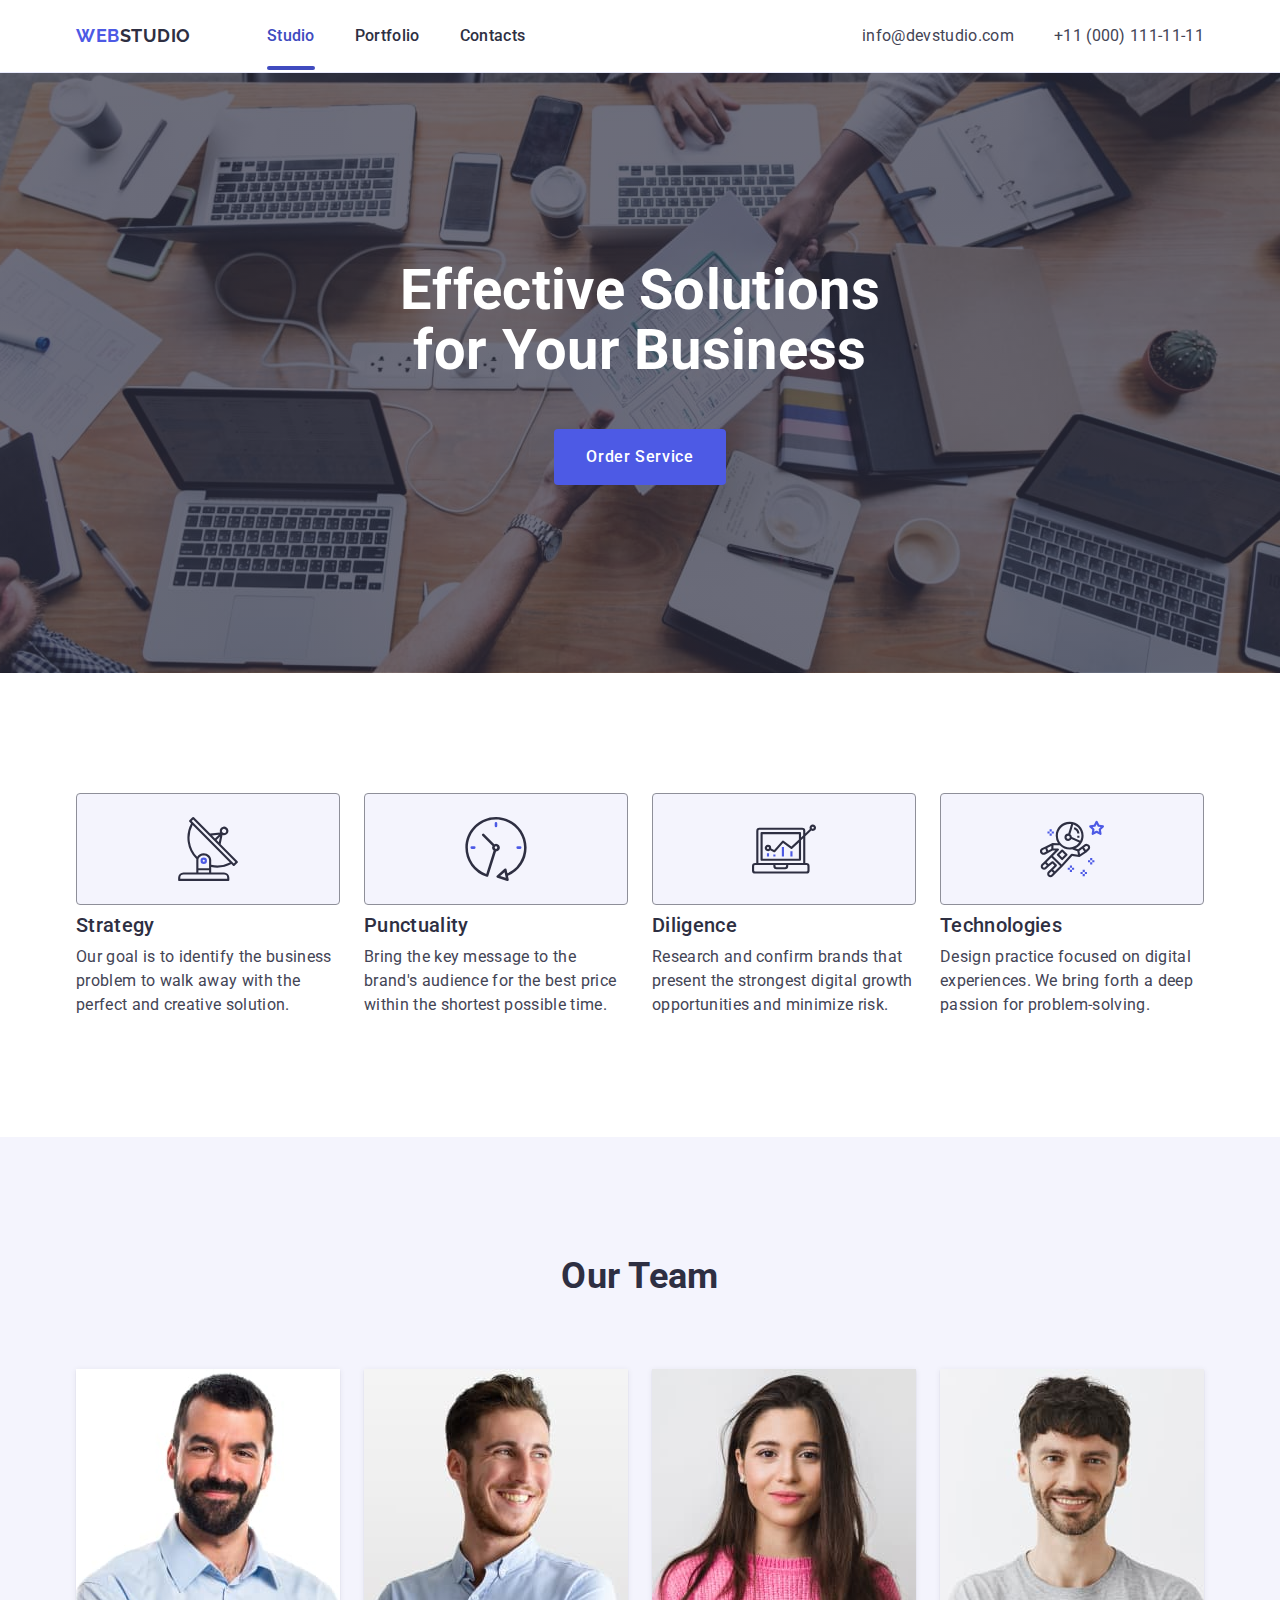
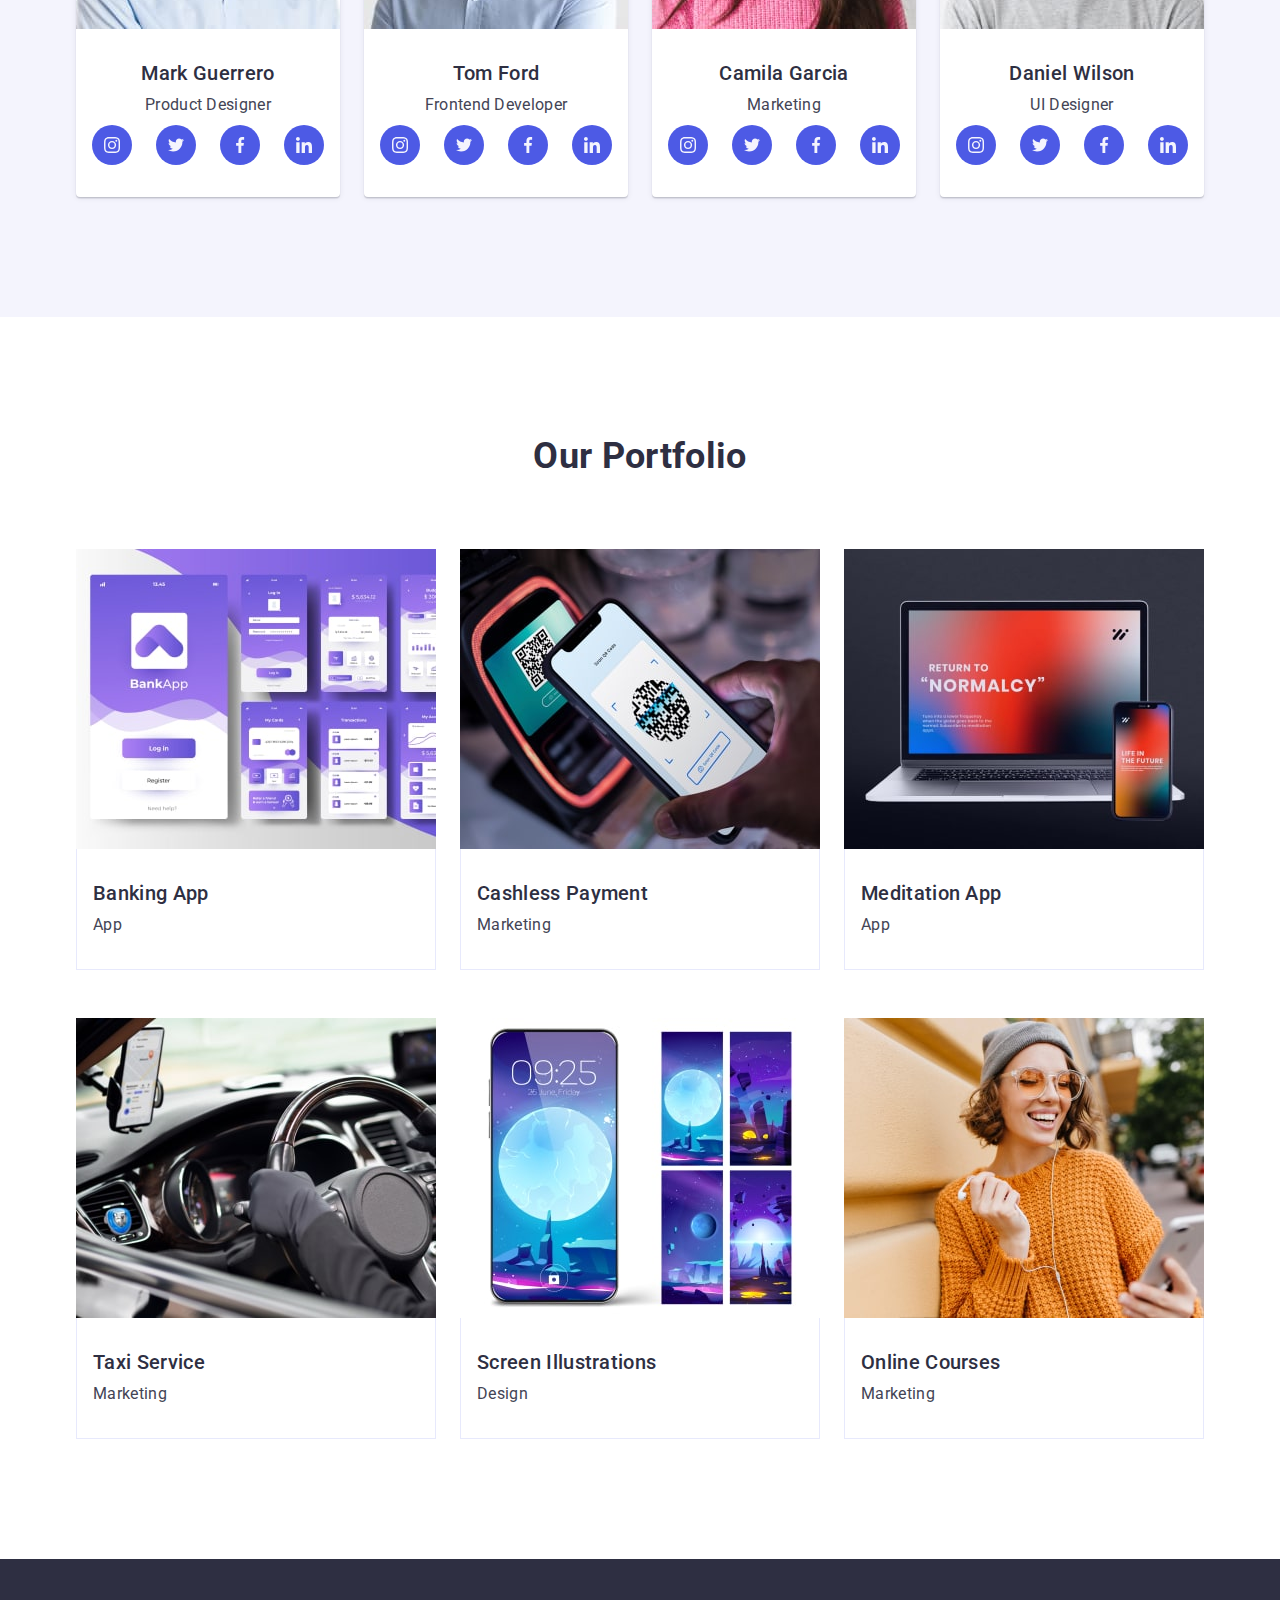
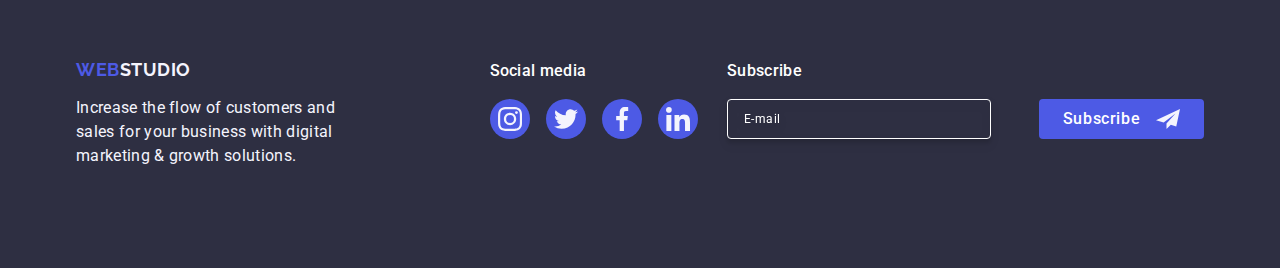
<file: index.html>
<!DOCTYPE html>
<html lang="en">
  <head>
    <meta charset="UTF-8" />
    <meta name="viewport" content="width=device-width, initial-scale=1.0" />

    <link
      rel="stylesheet"
      href="https://cdnjs.cloudflare.com/ajax/libs/modern-normalize/2.0.0/modern-normalize.min.css"
    />
    <link rel="preconnect" href="https://fonts.googleapis.com" />
    <link rel="preconnect" href="https://fonts.gstatic.com" crossorigin />
    <link
      href="https://fonts.googleapis.com/css2?family=Raleway:wght@700&family=Roboto:wght@400;500;700&display=swap"
      rel="stylesheet"
    />
    <link rel="stylesheet" href="./css/styles.css" />
    <title>Web Studio</title>
  </head>
  <body>
    <header class="header">
      <div class="header-inner container">
        <nav class="navigation">
          <a class="header-logo" href="./index.html"
            >Web<span class="accent">Studio</span></a
          >
          <ul class="menu-nav">
            <li>
              <a class="header-link home-link" href="./index.html">Studio</a>
            </li>
            <li><a class="header-link" href="">Portfolio</a></li>
            <li><a class="header-link" href="">Contacts</a></li>
          </ul>
        </nav>

        <address class="contacts">
          <ul class="contact-list">
            <li>
              <a class="contacts-link" href="mailto:info@devstudio.com"
                >info@devstudio.com</a
              >
            </li>
            <li>
              <a class="contacts-link" href="tel:+110001111111"
                >+11 (000) 111-11-11</a
              >
            </li>
          </ul>
        </address>
      </div>
    </header>

    <main>
      <!-- Hero section -->
      <section class="hero-section">
        <div class="container">
          <h1 class="hero-title">Effective Solutions for Your Business</h1>
          <button class="hero-button" type="button">Order Service</button>
        </div>
      </section>

      <!-- Our features -->
      <section class="section">
        <div class="container">
          <h2 class="visually-hidden">Our features</h2>
          <ul class="features-list">
            <li class="features-card">
              <div class="features-icon-container">
                <svg class="features-icon" width="64" height="64">
                  <use href="./images/icons.svg#icon-antenna"></use>
                </svg>
              </div>
              <h3 class="features-title">Strategy</h3>
              <p class="features-text">
                Our goal is to identify the business problem to walk away with
                the perfect and creative solution.
              </p>
            </li>
            <li class="features-card">
              <div class="features-icon-container">
                <svg class="features-icon" width="64" height="64">
                  <use href="./images/icons.svg#icon-clock"></use>
                </svg>
              </div>
              <h3 class="features-title">Punctuality</h3>
              <p class="features-text">
                Bring the key message to the brand's audience for the best price
                within the shortest possible time.
              </p>
            </li>
            <li class="features-card">
              <div class="features-icon-container">
                <svg class="features-icon" width="64" height="64">
                  <use href="./images/icons.svg#icon-diagram"></use>
                </svg>
              </div>
              <h3 class="features-title">Diligence</h3>
              <p class="features-text">
                Research and confirm brands that present the strongest digital
                growth opportunities and minimize risk.
              </p>
            </li>
            <li class="features-card">
              <div class="features-icon-container">
                <svg class="features-icon" width="64" height="64">
                  <use href="./images/icons.svg#icon-astronaut"></use>
                </svg>
              </div>
              <h3 class="features-title">Technologies</h3>
              <p class="features-text">
                Design practice focused on digital experiences. We bring forth a
                deep passion for problem-solving.
              </p>
            </li>
          </ul>
        </div>
      </section>

      <!-- Our Team -->
      <section class="team-section section">
        <div class="container">
          <h2 class="section-title">Our Team</h2>
          <ul class="team-list">
            <li class="team-card">
              <img
                src="./images/mark.jpg"
                alt="Mark Guerrero"
                width="264"
                height="260"
              />
              <div class="team-card-content">
                <h3 class="person-name">Mark Guerrero</h3>
                <p class="person-job">Product Designer</p>

                <ul class="social-list">
                  <li class="social-item">
                    <a href="#" target="_blank" class="social-link">
                      <svg class="social-link-icon" width="16" height="16">
                        <use href="./images/icons.svg#icon-instagram"></use>
                      </svg>
                    </a>
                  </li>
                  <li class="social-item">
                    <a href="#" target="_blank" class="social-link">
                      <svg class="social-link-icon" width="16" height="16">
                        <use href="./images/icons.svg#icon-twitter"></use>
                      </svg>
                    </a>
                  </li>
                  <li class="social-item">
                    <a href="#" target="_blank" class="social-link">
                      <svg class="social-link-icon" width="16" height="16">
                        <use href="./images/icons.svg#icon-facebook"></use>
                      </svg>
                    </a>
                  </li>
                  <li class="social-item">
                    <a href="#" target="_blank" class="social-link">
                      <svg class="social-link-icon" width="16" height="16">
                        <use href="./images/icons.svg#icon-linkedin"></use>
                      </svg>
                    </a>
                  </li>
                </ul>
              </div>
            </li>
            <li class="team-card">
              <img
                src="./images/tom.jpg"
                alt="Tom Ford"
                width="264"
                height="260"
              />
              <div class="team-card-content">
                <h3 class="person-name">Tom Ford</h3>
                <p class="person-job">Frontend Developer</p>
                <ul class="social-list">
                  <li class="social-item">
                    <a href="#" target="_blank" class="social-link">
                      <svg class="social-link-icon" width="16" height="16">
                        <use href="./images/icons.svg#icon-instagram"></use>
                      </svg>
                    </a>
                  </li>
                  <li class="social-item">
                    <a href="#" target="_blank" class="social-link">
                      <svg class="social-link-icon" width="16" height="16">
                        <use href="./images/icons.svg#icon-twitter"></use>
                      </svg>
                    </a>
                  </li>
                  <li class="social-item">
                    <a href="#" target="_blank" class="social-link">
                      <svg class="social-link-icon" width="16" height="16">
                        <use href="./images/icons.svg#icon-facebook"></use>
                      </svg>
                    </a>
                  </li>
                  <li class="social-item">
                    <a href="#" target="_blank" class="social-link">
                      <svg class="social-link-icon" width="16" height="16">
                        <use href="./images/icons.svg#icon-linkedin"></use>
                      </svg>
                    </a>
                  </li>
                </ul>
              </div>
            </li>
            <li class="team-card">
              <img
                src="./images/camila.jpg"
                alt="Camila Garcia"
                width="264"
                height="260"
              />
              <div class="team-card-content">
                <h3 class="person-name">Camila Garcia</h3>
                <p class="person-job">Marketing</p>
                <ul class="social-list">
                  <li class="social-item">
                    <a href="#" target="_blank" class="social-link">
                      <svg class="social-link-icon" width="16" height="16">
                        <use href="./images/icons.svg#icon-instagram"></use>
                      </svg>
                    </a>
                  </li>
                  <li class="social-item">
                    <a href="#" target="_blank" class="social-link">
                      <svg class="social-link-icon" width="16" height="16">
                        <use href="./images/icons.svg#icon-twitter"></use>
                      </svg>
                    </a>
                  </li>
                  <li class="social-item">
                    <a href="#" target="_blank" class="social-link">
                      <svg class="social-link-icon" width="16" height="16">
                        <use href="./images/icons.svg#icon-facebook"></use>
                      </svg>
                    </a>
                  </li>
                  <li class="social-item">
                    <a href="#" target="_blank" class="social-link">
                      <svg class="social-link-icon" width="16" height="16">
                        <use href="./images/icons.svg#icon-linkedin"></use>
                      </svg>
                    </a>
                  </li>
                </ul>
              </div>
            </li>
            <li class="team-card">
              <img
                src="./images/daniel.jpg"
                alt="Daniel Wilson"
                width="264"
                height="260"
              />
              <div class="team-card-content">
                <h3 class="person-name">Daniel Wilson</h3>
                <p class="person-job">UI Designer</p>
                <ul class="social-list">
                  <li class="social-item">
                    <a href="#" target="_blank" class="social-link">
                      <svg class="social-link-icon" width="16" height="16">
                        <use href="./images/icons.svg#icon-instagram"></use>
                      </svg>
                    </a>
                  </li>
                  <li class="social-item">
                    <a href="#" target="_blank" class="social-link">
                      <svg class="social-link-icon" width="16" height="16">
                        <use href="./images/icons.svg#icon-twitter"></use>
                      </svg>
                    </a>
                  </li>
                  <li class="social-item">
                    <a href="#" target="_blank" class="social-link">
                      <svg class="social-link-icon" width="16" height="16">
                        <use href="./images/icons.svg#icon-facebook"></use>
                      </svg>
                    </a>
                  </li>
                  <li class="social-item">
                    <a href="#" target="_blank" class="social-link">
                      <svg class="social-link-icon" width="16" height="16">
                        <use href="./images/icons.svg#icon-linkedin"></use>
                      </svg>
                    </a>
                  </li>
                </ul>
              </div>
            </li>
          </ul>
        </div>
      </section>

      <!-- Our Portfolio -->
      <section class="section">
        <div class="container">
          <h2 class="section-title">Our Portfolio</h2>
          <ul class="project-card-list">
            <li class="project-card">
              <div class="project-image">
                <img
                  src="./images/banking-app.jpg"
                  alt="Banking App"
                  width="360"
                  height="300"
                />
                <p class="project-text">
                  14 Stylish and User-Friendly App Design Concepts · Task
                  Manager App · Calorie Tracker App · Exotic Fruit Ecommerce App
                  · Cloud Storage App
                </p>
              </div>
              <div class="project-card-content">
                <h3 class="project-title">Banking App</h3>
                <p class="project-type">App</p>
              </div>
            </li>
            <li class="project-card">
              <div class="project-image">
                <img
                  src="./images/cashless-payment.jpg"
                  alt="Cashless Payment"
                  width="360"
                  height="300"
                />
                <p class="project-text">
                  14 Stylish and User-Friendly App Design Concepts · Task
                  Manager App · Calorie Tracker App · Exotic Fruit Ecommerce App
                  · Cloud Storage App
                </p>
              </div>
              <div class="project-card-content">
                <h3 class="project-title">Cashless Payment</h3>
                <p class="project-type">Marketing</p>
              </div>
            </li>
            <li class="project-card">
              <div class="project-image">
                <img
                  src="./images/meditation-app.jpg"
                  alt="Meditation App"
                  width="360"
                  height="300"
                />
                <p class="project-text">
                  14 Stylish and User-Friendly App Design Concepts · Task
                  Manager App · Calorie Tracker App · Exotic Fruit Ecommerce App
                  · Cloud Storage App
                </p>
              </div>
              <div class="project-card-content">
                <h3 class="project-title">Meditation App</h3>
                <p class="project-type">App</p>
              </div>
            </li>
            <li class="project-card">
              <div class="project-image">
                <img
                  src="./images/taxi-service.jpg"
                  alt="Taxi Service"
                  width="360"
                  height="300"
                />
                <p class="project-text">
                  14 Stylish and User-Friendly App Design Concepts · Task
                  Manager App · Calorie Tracker App · Exotic Fruit Ecommerce App
                  · Cloud Storage App
                </p>
              </div>
              <div class="project-card-content">
                <h3 class="project-title">Taxi Service</h3>
                <p class="project-type">Marketing</p>
              </div>
            </li>
            <li class="project-card">
              <div class="project-image">
                <img
                  src="./images/screen-illustrations.jpg"
                  alt="Screen Illustrations"
                  width="360"
                  height="300"
                />
                <p class="project-text">
                  14 Stylish and User-Friendly App Design Concepts · Task
                  Manager App · Calorie Tracker App · Exotic Fruit Ecommerce App
                  · Cloud Storage App
                </p>
              </div>
              <div class="project-card-content">
                <h3 class="project-title">Screen Illustrations</h3>
                <p class="project-type">Design</p>
              </div>
            </li>
            <li class="project-card">
              <div class="project-image">
                <img
                  src="./images/online-courses.jpg"
                  alt="Online Courses"
                  width="360"
                  height="300"
                />
                <p class="project-text">
                  14 Stylish and User-Friendly App Design Concepts · Task
                  Manager App · Calorie Tracker App · Exotic Fruit Ecommerce App
                  · Cloud Storage App
                </p>
              </div>
              <div class="project-card-content">
                <h3 class="project-title">Online Courses</h3>
                <p class="project-type">Marketing</p>
              </div>
            </li>
          </ul>
        </div>
      </section>
    </main>

    <!-- Footer -->
    <footer class="footer">
      <div class="container footer-inner">
        <div class="footer-text-container">
          <a class="footer-logo" href="./index.html"
            >Web<span class="accent">Studio</span></a
          >
          <p class="footer-text">
            Increase the flow of customers and sales for your business with
            digital marketing & growth solutions.
          </p>
        </div>
        <div class="social-media-container">
          <p class="footer-text-secondary">Social media</p>
          <ul class="footer-social-list">
            <li class="footer-social-item">
              <a class="footer-social-link" href="#" target="_blank">
                <svg class="footer-social-icon" width="24" height="24">
                  <use href="./images/icons.svg#icon-instagram"></use>
                </svg>
              </a>
            </li>
            <li class="footer-social-item">
              <a class="footer-social-link" href="#" target="_blank">
                <svg class="footer-social-icon" width="24" height="24">
                  <use href="./images/icons.svg#icon-twitter"></use>
                </svg>
              </a>
            </li>
            <li class="footer-social-item">
              <a class="footer-social-link" href="#" target="_blank">
                <svg class="footer-social-icon" width="24" height="24">
                  <use href="./images/icons.svg#icon-facebook"></use>
                </svg>
              </a>
            </li>
            <li class="footer-social-item">
              <a class="footer-social-link" href="#" target="_blank">
                <svg class="footer-social-icon" width="24" height="24">
                  <use href="./images/icons.svg#icon-linkedin"></use>
                </svg>
              </a>
            </li>
          </ul>
        </div>

        <div class="email-container">
          <p class="footer-text-secondary">Subscribe</p>
          <form class="footer-form">
            <label class="footer-form-label">
              <input
                class="input-email"
                type="email"
                name="email"
                placeholder="E-mail"
              />
            </label>

            <button class="subscribe-btn" type="submit">
              Subscribe
              <svg class="frame-icon" width="24" height="24">
                <use href="./images/icons.svg#icon-frame"></use>
              </svg>
            </button>
          </form>
        </div>
      </div>
    </footer>

    <!-- Modal window -->
    <div class="backdrop" data-modal>
      <div class="modal">
        <button class="modal-close" type="button" data-modal-close>
          <svg class="icon-close" width="8" height="8">
            <use href="./images/icons.svg#icon-close"></use>
          </svg>
        </button>
        <p class="modal-text">Leave your contacts and we will call you back</p>
        <form class="modal-form">
          <div class="modal-wrapper">
            <label class="modal-label" for="user-name">Name</label>
            <div class="modal-input-wrap">
              <input
                class="modal-input"
                type="text"
                name="user-name"
                id="user-name"
              />
              <svg class="modal-input-icon" width="18" height="24">
                <use href="./images/icons.svg#icon-person"></use>
              </svg>
            </div>
          </div>

          <div class="modal-wrapper">
            <label class="modal-label" for="user-phone">Phone</label>
            <div class="modal-input-wrap">
              <input
                class="modal-input"
                type="tel"
                name="user-phone"
                id="user-phone"
              />
              <svg class="modal-input-icon" width="18" height="24">
                <use href="./images/icons.svg#icon-phone"></use>
              </svg>
            </div>
          </div>

          <div class="modal-wrapper">
            <label class="modal-label" for="user-email">Email</label>
            <div class="modal-input-wrap">
              <input
                class="modal-input"
                type="email"
                name="user-email"
                id="user-email"
              />
              <svg class="modal-input-icon" width="18" height="24">
                <use href="./images/icons.svg#icon-email"></use>
              </svg>
            </div>
          </div>

          <div class="textarea-wrapper">
            <label class="modal-label" for="user-comment">Comment</label>
            <textarea
              class="modal-textarea"
              name="user-comment"
              id="user-comment"
              placeholder="Text input"
            ></textarea>
          </div>

          <div class="privacy-policy-wrap">
            <input
              class="privacy-policy-input visually-hidden"
              type="checkbox"
              name="user-privacy"
              id="user-privacy"
              value="true"
            />

            <label class="privacy-policy-label" for="user-privacy">
              <span class="icon-click-span">
                <svg class="icon-click" width="10" height="8">
                  <use href="./images/icons.svg#icon-vector"></use>
                </svg>
              </span>
              I accept the terms and conditions of the
              <a class="privacy-policy-link" href="#">Privacy Policy</a>
            </label>
          </div>

          <button class="hero-button modal-button" type="submit">Send</button>
        </form>
      </div>
    </div>
  </body>
</html>
</file>
<file: css/styles.css>
:root {
    --c-primary-brand: #4D5AE5;
    --c-pressed-state: #404BBF;
    --c-dark: #2E2F42;
    --c-text: #434455;
    --c-hero-bg: #2E2F42B2;
    --c-light: #F4F4FD;
    --c-bg-white: #FFF;
    --c-accent: #E7E9FC;
    --c-success: #31D0AA;
    --c-modal-bg: #FCFCFC;
    --c-modal-overlay: #2E2F4266;
    --c-subtle-text: #8E8F99;
}

ul {
    list-style-type: none;
    margin-top: 0;
    margin-bottom: 0;
    padding-left: 0;
}

a {
    text-decoration: none;
}

h1,
h2,
h3,
p {
   margin: 0;
}

img {
    display: block;
    max-width: 100%;
    height: auto;
}

button {
    font-family: inherit;
    margin: 0;
    padding: 0;
}

input {
    font-family: inherit;
}

body {
    color: var(--c-text);
    font-family: 'Roboto', sans-serif;
    font-size: 16px;
    font-weight: 400;
    background: var(--c-bg-white);
    line-height: 1.5;
    letter-spacing: 0.02em;
}

.container {
    max-width: 1158px;
    padding: 0 15px;
    margin: 0 auto;
}

.section {
    padding-top: 120px;
    padding-bottom: 120px;
}

/* Header */

.header {
    border-bottom: 1px solid var(--c-accent);
    box-shadow: 0px 2px 1px rgba(46, 47, 66, 0.08), 0px 1px 1px rgba(46, 47, 66, 0.16), 0px 1px 6px rgba(46, 47, 66, 0.08);
}

.header-logo {
    color: var(--c-primary-brand);
    font-family: 'Raleway', sans-serif;
    font-size: 18px;
    font-weight: 700;
    text-transform: uppercase;
    line-height: 1.17;
    letter-spacing: 0.03em;
    margin-right: 76px;
}

.header-logo .accent {
    color: var(--c-dark);
}

.header-link {
    color: var(--c-dark);
    font-weight: 500;
    padding: 24px 0;
}

.header-link:hover,
.header-link:focus {
    color: var(--c-pressed-state);
}

.home-link {
    color: var(--c-pressed-state);
    position: relative;
    transition: color 250ms cubic-bezier(0.4, 0, 0.2, 1);
}

.home-link::after {
    position: absolute;
    width: 100%;
    height: 4px;
    border-radius: 2px;
    background-color: var(--c-pressed-state);
    content: "";
    left: 0;
    bottom: -1px;
}

.contacts {
    font-style: normal;
}

.contacts-link {
    color: var(--c-text);
    text-decoration: none;
    transition-property: color;
    transition-duration: 250ms;
    transition-timing-function: cubic-bezier(0.4, 0, 0.2, 1);
}

.contacts-link:hover,
.contacts-link:focus {
    color: var(--c-pressed-state);
}

.header-inner {
    display: flex;
    justify-content: space-between;
    align-items: center;
}

.menu-nav {
    display: flex;
    gap: 40px;
    padding: 24px 0;
    position: relative;
}

.navigation {
    display: flex;
    align-items: center;
}

.contact-list {
    display: flex;
    gap: 40px;
}

/* Hero section */
.hero-section {
    max-width: 1440px;
    background-image: linear-gradient(
    rgba(46, 47, 66, 0.70),
    rgba(46, 47, 66, 0.70)
    ),
    url(../images/people-office.jpg);
    background-repeat: no-repeat;
    background-position: center;
    background-size: cover;
    padding-top: 188px;
    padding-bottom: 188px;
    margin: 0 auto;
}

.hero-title {
    color: var(--c-bg-white);
    text-align: center;
    font-size: 56px;
    font-weight: 700;
    line-height: 1.07;
    max-width: 496px;
    margin-bottom: 48px;
    margin-left: auto;
    margin-right: auto;
}

.hero-button {
    color: var(--c-bg-white);
    font-family: inherit;
    font-size: 16px;
    font-weight: 500;
    line-height: 1.5;
    letter-spacing: 0.04em;
    background: var(--c-primary-brand);
    cursor: pointer;
    min-width: 169px;
    height: 56px;
    border: none;
    border-radius: 4px;
    padding: 16px 32px;
    display: block;
    margin-left: auto;
    margin-right: auto;
    transition: background-color 250ms cubic-bezier(0.4, 0, 0.2, 1);
}

.hero-button:hover,
.hero-button:focus {
    background: var(--c-pressed-state);
}

/* Our features */

.visually-hidden {
    position: absolute;
    width: 1px;
    height: 1px;
    margin: -1px;
    border: 0;
    padding: 0;
    white-space: nowrap;
    clip-path: inset(100%);
    clip: rect(0 0 0 0);
    overflow: hidden;
}

.features-title {
    color: var(--c-dark);
    font-size: 20px;
    font-weight: 500;
    line-height: 1.2;
    margin-bottom: 8px;
}

.features-text {
    color: var(--c-text);
}

.features-list {
    display: flex;
    gap: 24px;
}

.features-card {
    flex-basis: calc((100% - 3 * 24px) / 4);
}

.features-icon-container {
    display: flex;
    max-width: 264px;
    height: 112px;
    flex-shrink: 0;
    border-radius: 4px;
    border: 1px solid var(--lightslate, #8E8F99);
    background-color: var(--c-light);
    margin-bottom: 8px;
    align-items: center;
    justify-content: center;
}

/* Our Team */

.team-section {
    background: var(--c-light);
}

.team-card {
    background: var(--c-bg-white);
    flex-basis: calc((100% - 3 * 24px) / 4);
    border-radius: 0px 0px 4px 4px;
    box-shadow: 0px 2px 1px 0px rgba(46, 47, 66, 0.08), 0px 1px 1px 0px rgba(46, 47, 66, 0.16), 0px 1px 6px 0px rgba(46, 47, 66, 0.08);
}

.person-name {
    color: var(--c-dark);
    text-align: center;
    font-size: 20px;
    font-weight: 500;
    line-height: 1.2;
    margin-bottom: 8px;
}

.person-job {
    color: var(--c-text);
    text-align: center;
    margin-bottom: 8px;
}

.team-list {
    display: flex;
    gap: 24px;
}

.team-card-content {
    padding: 32px 0;
}

.social-list {
    display: flex;
    justify-content: center;
    align-items: center;
    gap: 24px;
}

.social-link {
    display: flex;
    width: 40px;
    height: 40px;
    border-radius: 50%;
    justify-content: center;
    align-items: center;
    background-color: var(--c-primary-brand);
    transition-property: background-color;
    transition-duration: 250ms;
    transition-timing-function: cubic-bezier(0.4, 0, 0.2, 1);
}

.social-link-icon {
    fill: var(--c-light);
}

.social-link:hover,
.social-link:focus {
    background-color: var(--c-pressed-state); 
}

/* Our Portfolio */

.section-title {
    color: var(--c-dark);
    text-align: center;
    font-size: 36px;
    font-weight: 700;
    line-height: 1.11;
    text-transform: capitalize;
    margin-bottom: 72px;

}

.project-card {
    background: var(--c-bg-white);
    flex-basis: calc((100% - 48px) / 3);    
    transition: box-shadow 250ms cubic-bezier(0.4, 0, 0.2, 1);
}

.project-card:hover,
.project-card:focus {
    box-shadow: 0px 2px 1px 0px rgba(46, 47, 66, 0.08),
    0px 1px 1px 0px rgba(46, 47, 66, 0.16),
    0px 1px 6px 0px rgba(46, 47, 66, 0.08);  
}


.project-title {
    color: var(--c-dark);
    font-size: 20px;
    font-weight: 500;
    line-height: 1.2;
    text-transform: capitalize;
    margin-bottom: 8px;
}

.project-type {
    color: var(--c-text);
}

.project-card-list {
    display: flex;
    flex-wrap: wrap;
    gap: 24px;
    row-gap: 48px;
}

.project-card-content {
    padding: 32px 16px;
    border: 1px solid var(--c-accent);
    border-top: none;
}

.project-image {
    position: relative;
    overflow: hidden;
}

.project-text {
    position: absolute;
    top: 0;
    color: var(--c-light);
    padding: 40px 32px;
    background-color: var(--c-primary-brand);
    height: 100%;
    width: 100%;
    transform: translateY(100%);
    transition: transform 250ms cubic-bezier(0.4, 0, 0.2, 1);}

.project-card:hover .project-text {
    transform: translateY(0%);
}

/* Footer */

.footer {
    background: var(--c-dark);
    padding: 100px 0;
}

.footer-inner {
    display: flex;
    align-items: baseline;
    justify-content: space-between;
}

.footer-wrapper {
    display: flex;
}

.footer-text-container {
    margin-right: 120px;
}

.footer-logo {
    color: var(--c-primary-brand);
    font-family: Raleway, sans-serif;
    font-size: 18px;
    font-style: normal;
    font-weight: 700;
    line-height: 1.17;
    letter-spacing: 0.03em;
    text-transform: uppercase;
    margin-bottom: 16px;
    display: inline-block;
}

.footer-logo .accent {
    color: var(--c-light);
}

.footer-text {
    color: var(--c-light);
    max-width: 264px;
}

.footer-text-secondary {
    color: var(--c-bg-white);
    font-weight: 500;
    margin-bottom: 16px;
}

.footer-social-list {
    display: flex;
    gap: 16px;
}

.footer-social-link {
    display: flex;
    width: 40px;
    height: 40px;
    border-radius: 50%;
    justify-content: center;
    align-items: center;
    background-color: var(--c-primary-brand);
    transition-property: background-color;
    transition-duration: 250ms;
    transition-timing-function: cubic-bezier(0.4, 0, 0.2, 1);
}

.footer-social-icon {
    fill: var(--c-light);   
}


.footer-social-link:hover,
.footer-social-link:focus {
    background-color: var(--c-success);
}

.input-email {
    width: 264px;
    height: 40px;
    font-size: 12px;
    line-height: 1.5;
    letter-spacing: 0.04em;
    filter: drop-shadow(0px 4px 4px rgba(0, 0, 0, 0.15));
    color: var(--c-bg-white);
    border-radius: 4px;
    border: 1px solid var(--c-bg-white);
    box-shadow: 0px 4px 4px 0px rgba(0, 0, 0, 0.15);
    padding: 8px 16px;
    background-color: transparent;
    margin-right: 24px;
}

input::placeholder {
    color: var(--c-bg-white);
}

.subscribe-btn {
    min-width: 165px;
    height: 40px;
    border-radius: 4px;
    background: var(--c-primary-brand);
    padding: 8px 24px 8 px 24px;
    color: var(--c-bg-white);
    font-family: "Roboto", sans-serif;
    font-size: 16px;
    font-weight: 500;
    line-height: 1.5;
    letter-spacing: 0.04em;
    display: flex;
    border: none;
    align-items: center;
    justify-content: center;
    cursor: pointer;
}

.footer-form {
    display: flex;
    gap: 24px;
}

.frame-icon {
    fill: var(--c-light);
    margin-left: 16px;
}

/* Modal window */

.backdrop {
    position: fixed;
    top: 0;
    left: 0;
    width: 100%;
    height: 100%;
    background-color: rgba(46, 47, 66, 0.4);
    opacity: 1;
    visibility: hidden;
    pointer-events: none;
    transition: opacity 250ms cubic-bezier(0.4, 0, 0.2, 1), visibility 250ms cubic-bezier(0.4, 0, 0.2, 1);
}

.is-open {
    opacity: 1;
    visibility: visible;
    pointer-events: auto;
}

.modal {
    position: absolute;
    top: 50%;
    left: 50%;
    transform: translate(-50%, -50%) scale(1);
    width: 408px;
    min-height: 584px;
    border-radius: 4px;
    background: var(--c-modal-bg);
    padding: 72px 24px 24px 24px;
    box-shadow: 0px 1px 1px rgba(0, 0, 0, 0.14),
        0px 1px 3px rgba(0, 0, 0, 0.12),
        0px 2px 1px rgba(0, 0, 0, 0.2);
    transition: transform 250ms cubic-bezier(0.4, 0, 0.2, 1);
}



.modal-close {
    position: absolute;    
    top: 24px;
    right: 24px;
    width: 24px;
    height: 24px;
    display: flex;
    align-items: center;
    justify-content: center;
    cursor: pointer;
    border-radius: 50%;
    background-color: var(--c-accent);
    border: 1px solid rgba(0, 0, 0, 0.10);
    transition: background-color 250ms cubic-bezier(0.4, 0, 0.2, 1), border 250ms cubic-bezier(0.4, 0, 0.2, 1);
}

.modal-close:hover,
.modal-close:focus {
    background-color: var(--c-pressed-state);
    border: none;
}

.icon-close {
    transition: fill 250ms cubic-bezier(0.4, 0, 0.2, 1);
}

.modal-close:hover .icon-close,
.modal-close:focus .icon-close {
    fill: var(--c-bg-white);
}

.modal-form {
    display: flex;
    flex-direction: column;
}

.modal-wrapper {
    margin-bottom: 8px;
}

.textarea-wrapper {
    margin-bottom: 16px;
}

.modal-text {
    color: var(--c-dark);
    font-size: inherit;
    text-align: center;
    font-weight: 500;
    margin-bottom: 16px;
}

.modal-input {
    width: 100%;
    height: 40px;
    border-radius: 4px;
    border: 1px solid var(--c-modal-overlay);
    background-color: transparent;
    outline: transparent;
    padding: 8px 16px 8px 38px;
    transition-property: border-color;
    transition-duration: 250ms;
    transition-timing-function: cubic-bezier(0.4, 0, 0.2, 1);
}

.modal-input:focus,
.modal-textarea:focus {
    outline: none;
    border-color: var(--c-primary-brand);
}

.modal-input-wrap {
    position: relative;
}

.modal-input-icon {
    position: absolute;
    left: 16px;
    top: 50%;
    transform: translateY(-50%);
    height: 24px;
    transition-property: border-color;
    transition: fill 250ms cubic-bezier(0.4, 0, 0.2, 1);
}

.modal-input:focus + .modal-input-icon {
    fill: var(--c-primary-brand);
}

.modal-label {
    color: var(--c-subtle-text);
    font-size: 12px;
    line-height: 1.17;
    letter-spacing: 0.04em;
    margin-bottom: 4px;
    display: block;
}

.modal-textarea {
    color: var(--c-modal-overlay);
    font-size: 12px;
    line-height: 1.17;
    letter-spacing: 0.04em;
    resize: none;
    width: 100%;
    min-height: 120px;
    border-radius: 4px;
    border: 1px solid var(--c-modal-overlay);
    padding: 8px 16px;
    margin-bottom: 16px;
    background-color: transparent;
    outline: transparent;
    transition: border-color 250ms cubic-bezier(0.4, 0, 0.2, 1);
}

.modal-textarea::placeholder { 
    color: var(--c-subtle-text);
    font-size: 12px;
    line-height: 1.17;
    letter-spacing: 0.04px;
}

.privacy-policy-wrap {
    position: relative;
    margin-bottom: 24px;
}

.privacy-policy-label {
    color: var(--c-subtle-text);
    font-size: 12px;
    line-height: 1.17;
    letter-spacing: 0.04em;
}

.icon-click-span {
    width: 16px;
    height: 16px;
    border: 1px solid var(--c-modal-overlay);
    border-radius: 2px;
    transition: background-color 250ms cubic-bezier(0.4, 0, 0.2, 1), border 250ms cubic-bezier(0.4, 0, 0.2, 1), fill 250ms cubic-bezier(0.4, 0, 0.2, 1);
    display: inline-flex;
    align-items: center;
    justify-content: center;
    fill: transparent;
}

.icon-click {
    display: flex;
    align-items: center;
    justify-content: center;
}

.privacy-policy-link {
    color: var(--c-primary-brand);
} 

.privacy-policy-input:checked + .privacy-policy-label .icon-click-span {
    background-color: var(--c-pressed-state);
    border: none;
    fill: var(--c-light);
}
</file>
